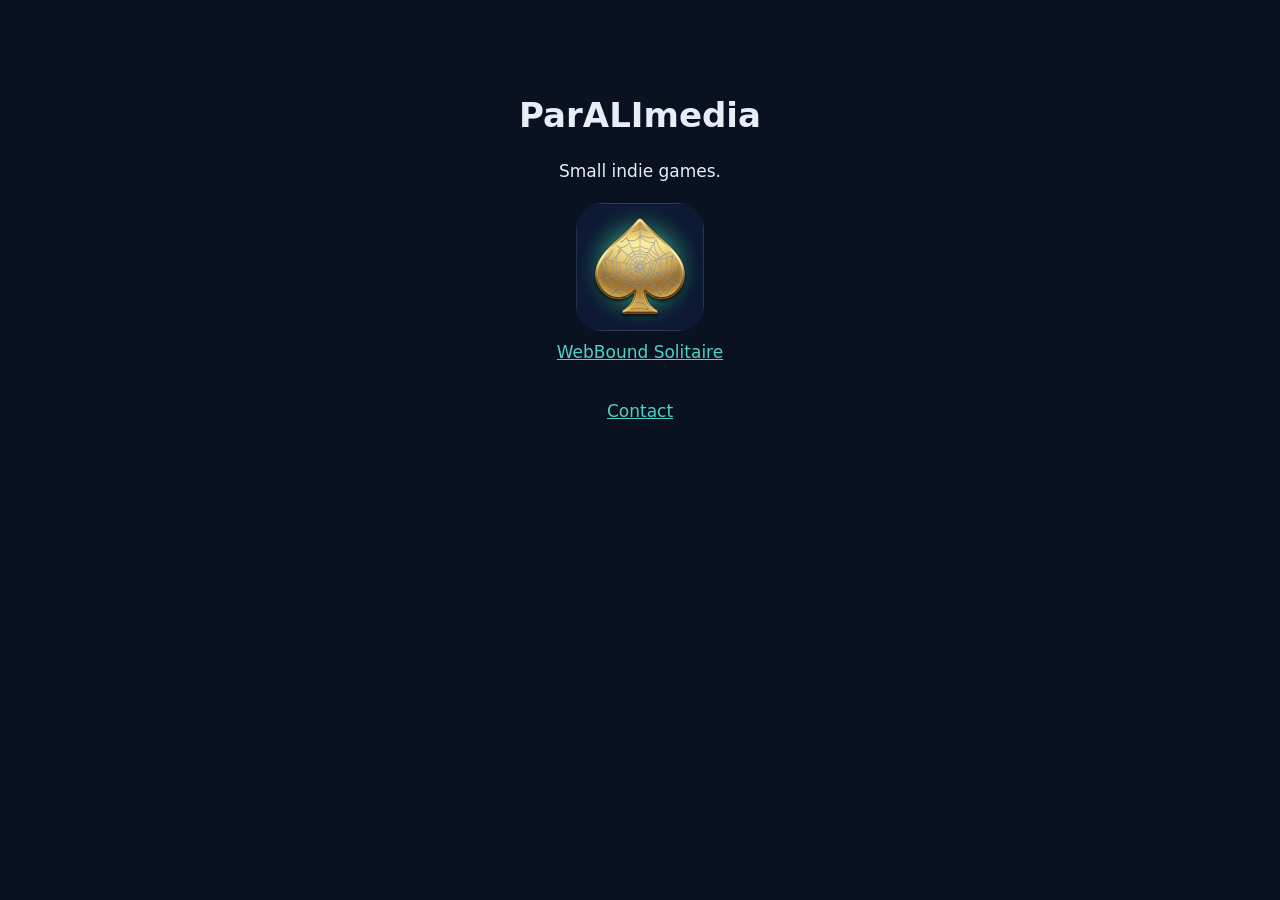
<file: index.html>
<!doctype html>
<html lang="en">
<head>
<meta charset="utf-8">
<meta name="viewport" content="width=device-width, initial-scale=1">
<title>ParALImedia</title>
<link rel="stylesheet" href="style.css">
</head>
<body>
<main class="center">
<h1>ParALImedia</h1>
<p>Small indie games.</p>
<p><a href="webbound/"><img src="webbound/icon.png" alt="" class="icon"><br>WebBound Solitaire</a></p>
<p class="links"><a href="mailto:alexparaschiv1402@gmail.com">Contact</a></p>
</main>
</body>
</html>
</file>
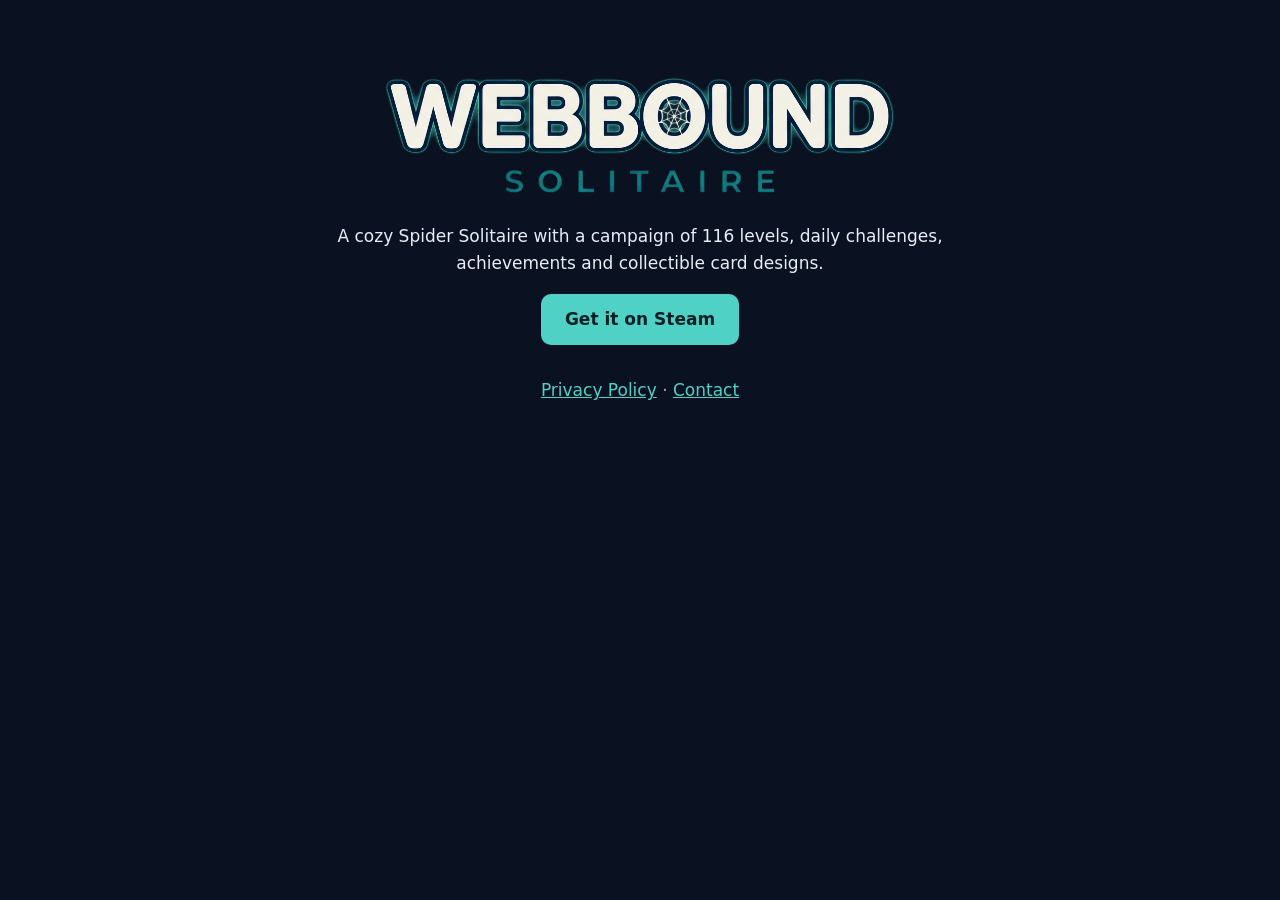
<file: webbound/index.html>
<!doctype html>
<html lang="en">
<head>
<meta charset="utf-8">
<meta name="viewport" content="width=device-width, initial-scale=1">
<title>WebBound Solitaire</title>
<link rel="stylesheet" href="../style.css">
<link rel="icon" href="icon.png">
</head>
<body>
<main class="center">
<img src="logo.png" alt="WebBound Solitaire" class="logo">
<p>A cozy Spider Solitaire with a campaign of 116 levels, daily challenges, achievements and collectible card designs.</p>
<p><a class="button" href="https://store.steampowered.com/app/5353290/">Get it on Steam</a></p>
<p class="links"><a href="privacy.html">Privacy Policy</a> · <a href="mailto:alexparaschiv1402@gmail.com">Contact</a></p>
</main>
</body>
</html>
</file>
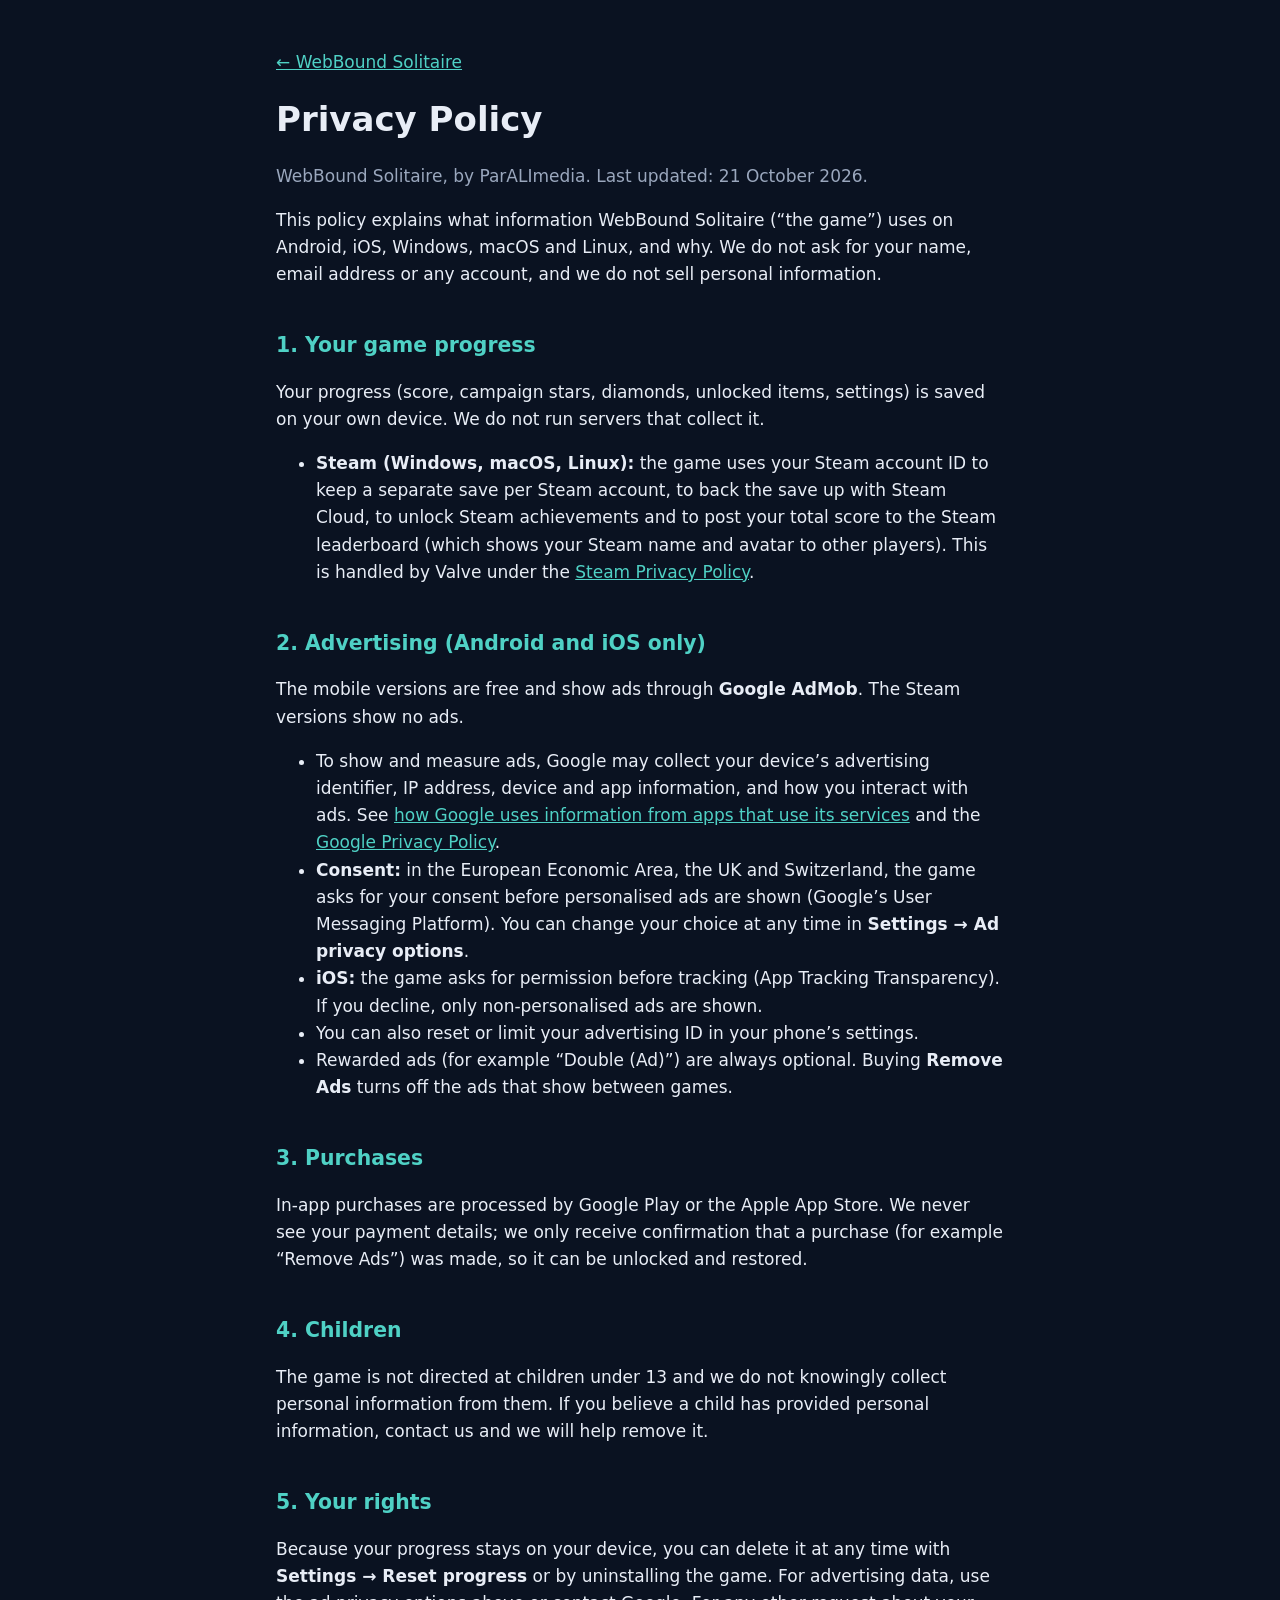
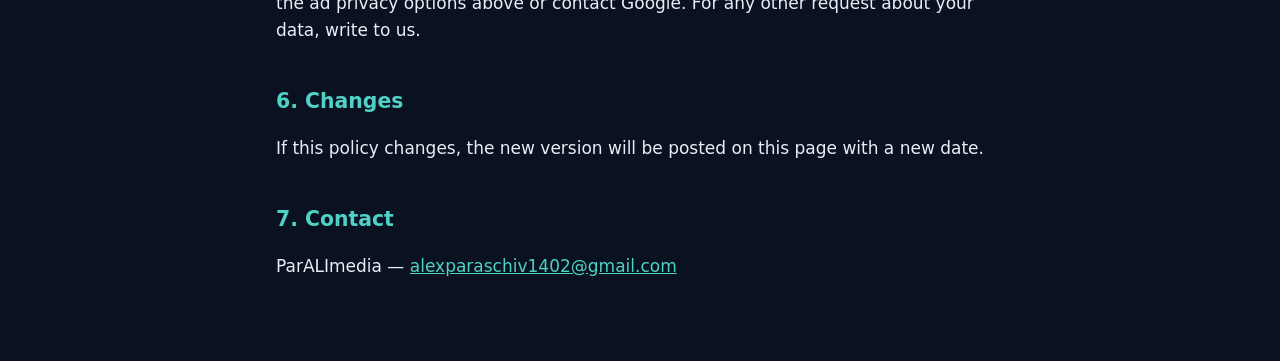
<file: webbound/privacy.html>
<!doctype html>
<html lang="en">
<head>
<meta charset="utf-8">
<meta name="viewport" content="width=device-width, initial-scale=1">
<title>WebBound Solitaire — Privacy Policy</title>
<link rel="stylesheet" href="../style.css">
</head>
<body>
<main>
<p><a href="./">← WebBound Solitaire</a></p>
<h1>Privacy Policy</h1>
<p class="muted">WebBound Solitaire, by ParALImedia. Last updated: 21 October 2026.</p>

<p>This policy explains what information WebBound Solitaire (“the game”) uses on Android, iOS, Windows, macOS and Linux, and why. We do not ask for your name, email address or any account, and we do not sell personal information.</p>

<h2>1. Your game progress</h2>
<p>Your progress (score, campaign stars, diamonds, unlocked items, settings) is saved on your own device. We do not run servers that collect it.</p>
<ul>
<li><b>Steam (Windows, macOS, Linux):</b> the game uses your Steam account ID to keep a separate save per Steam account, to back the save up with Steam Cloud, to unlock Steam achievements and to post your total score to the Steam leaderboard (which shows your Steam name and avatar to other players). This is handled by Valve under the <a href="https://store.steampowered.com/privacy_agreement/">Steam Privacy Policy</a>.</li>
</ul>

<h2>2. Advertising (Android and iOS only)</h2>
<p>The mobile versions are free and show ads through <b>Google AdMob</b>. The Steam versions show no ads.</p>
<ul>
<li>To show and measure ads, Google may collect your device’s advertising identifier, IP address, device and app information, and how you interact with ads. See <a href="https://policies.google.com/technologies/partner-sites">how Google uses information from apps that use its services</a> and the <a href="https://policies.google.com/privacy">Google Privacy Policy</a>.</li>
<li><b>Consent:</b> in the European Economic Area, the UK and Switzerland, the game asks for your consent before personalised ads are shown (Google’s User Messaging Platform). You can change your choice at any time in <b>Settings → Ad privacy options</b>.</li>
<li><b>iOS:</b> the game asks for permission before tracking (App Tracking Transparency). If you decline, only non-personalised ads are shown.</li>
<li>You can also reset or limit your advertising ID in your phone’s settings.</li>
<li>Rewarded ads (for example “Double (Ad)”) are always optional. Buying <b>Remove Ads</b> turns off the ads that show between games.</li>
</ul>

<h2>3. Purchases</h2>
<p>In-app purchases are processed by Google Play or the Apple App Store. We never see your payment details; we only receive confirmation that a purchase (for example “Remove Ads”) was made, so it can be unlocked and restored.</p>

<h2>4. Children</h2>
<p>The game is not directed at children under 13 and we do not knowingly collect personal information from them. If you believe a child has provided personal information, contact us and we will help remove it.</p>

<h2>5. Your rights</h2>
<p>Because your progress stays on your device, you can delete it at any time with <b>Settings → Reset progress</b> or by uninstalling the game. For advertising data, use the ad privacy options above or contact Google. For any other request about your data, write to us.</p>

<h2>6. Changes</h2>
<p>If this policy changes, the new version will be posted on this page with a new date.</p>

<h2>7. Contact</h2>
<p>ParALImedia — <a href="mailto:alexparaschiv1402@gmail.com">alexparaschiv1402@gmail.com</a></p>
</main>
</body>
</html>
</file>
<file: style.css>
:root { --bg: #0a1221; --card: #121d33; --ink: #e8edf6; --muted: #9aa7bd; --accent: #4fd1c5; }
* { box-sizing: border-box; }
body { margin: 0; background: var(--bg); color: var(--ink); font: 17px/1.6 system-ui, -apple-system, "Segoe UI", Roboto, sans-serif; }
main { max-width: 760px; margin: 0 auto; padding: 32px 16px 64px; }
main.center { text-align: center; padding-top: 72px; }
h1 { line-height: 1.2; }
h2 { margin-top: 2em; font-size: 1.2em; color: var(--accent); }
a { color: var(--accent); }
.muted { color: var(--muted); }
.logo { max-width: 100%; width: 520px; }
.icon { width: 128px; border-radius: 24px; }
.button { display: inline-block; padding: 12px 24px; border-radius: 10px; background: var(--accent); color: #062026; font-weight: 600; text-decoration: none; }
.links { margin-top: 32px; color: var(--muted); }
</file>
